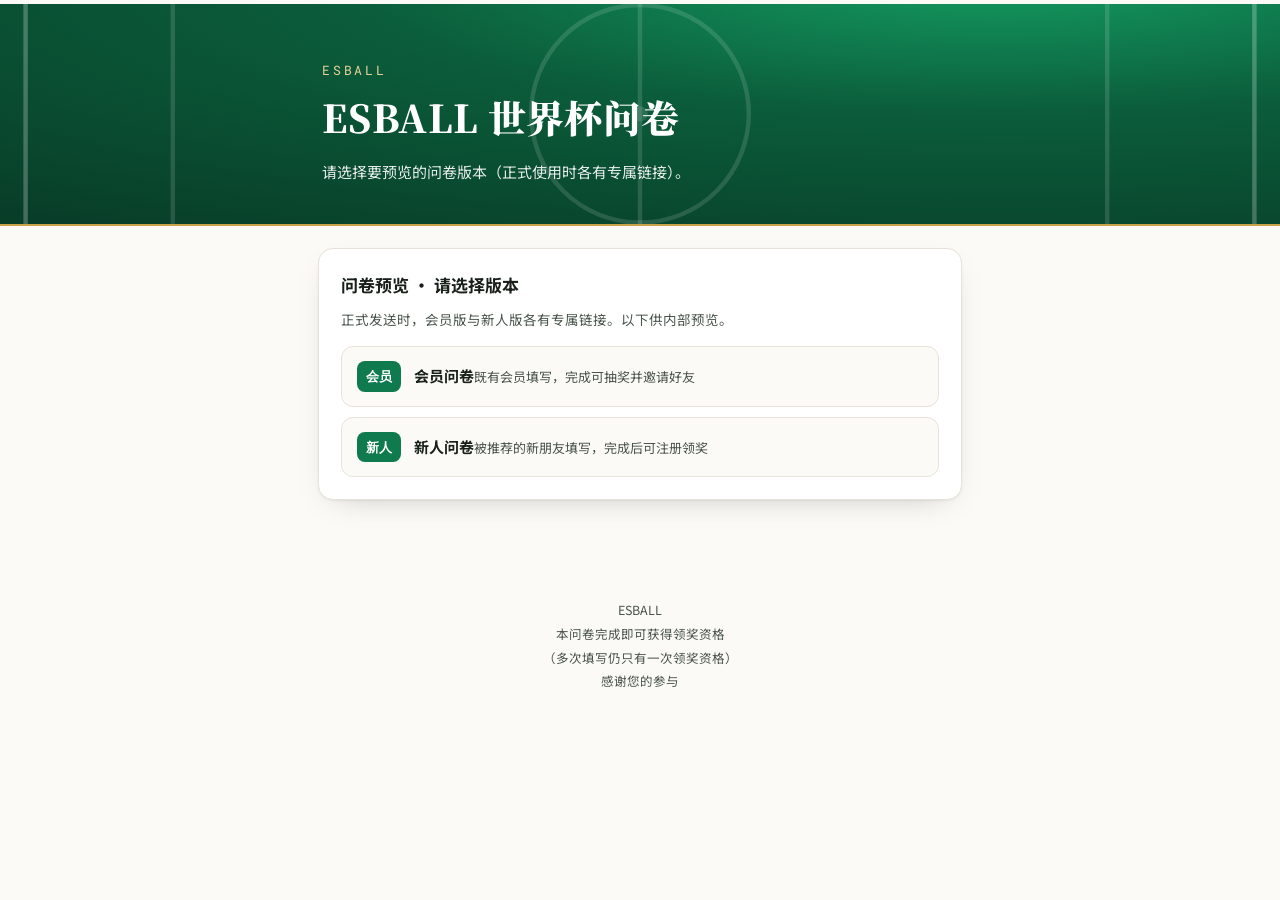
<file: index.html>
<!doctype html>
<html lang="zh-Hans">
<head>
  <meta charset="utf-8" />
  <meta name="viewport" content="width=device-width, initial-scale=1, viewport-fit=cover" />
  <title>ESBALL 世界杯问卷</title>
  <meta name="description" content="ESBALL 世界杯问卷 — 填写问卷，抽取奖金。" />
  <meta name="robots" content="noindex" />
  <link rel="icon" href="data:image/svg+xml,%3Csvg xmlns='http://www.w3.org/2000/svg' viewBox='0 0 100 100'%3E%3Ctext y='.9em' font-size='90'%3E%E2%9A%BD%3C/text%3E%3C/svg%3E" />
  <meta name="theme-color" content="#0b5d3b" />
  <link rel="preconnect" href="https://fonts.googleapis.com" />
  <link rel="preconnect" href="https://fonts.gstatic.com" crossorigin />
  <link href="https://fonts.googleapis.com/css2?family=Noto+Sans+SC:wght@400;500;700;900&family=Noto+Serif+SC:wght@600;700;900&family=Roboto+Mono:wght@500;700&display=swap" rel="stylesheet" />
  <link rel="stylesheet" href="css/style.css" />
</head>
<body>
  <div class="progress" id="progress" aria-hidden="true"><div class="progress__bar" id="progressBar"></div></div>

  <header class="hero" id="hero">
    <div class="hero__pitch" aria-hidden="true">
      <svg viewBox="0 0 400 200" preserveAspectRatio="xMidYMid slice">
        <g fill="none" stroke="currentColor" stroke-width="1.4">
          <rect x="8" y="8" width="384" height="184" rx="2" />
          <line x1="200" y1="8" x2="200" y2="192" />
          <circle cx="200" cy="100" r="34" /><circle cx="200" cy="100" r="2.4" fill="currentColor" stroke="none" />
          <rect x="8" y="58" width="46" height="84" /><rect x="346" y="58" width="46" height="84" />
        </g>
      </svg>
    </div>
    <div class="hero__inner">
      <p class="hero__eyebrow" id="eyebrow">ESBALL · 世界杯问卷</p>
      <h1 class="hero__title" id="title">ESBALL 世界杯问卷</h1>
      <p class="hero__intro" id="intro"></p>
      <div class="hero__cta" id="startWrap" hidden>
        <button type="button" class="cta cta--start" id="startBtn">立即参与 →</button>
      </div>
    </div>
  </header>

  <main class="wrap">
    <section class="picker" id="picker" hidden>
      <h2 class="picker__h">问卷预览 · 请选择版本</h2>
      <p class="picker__note">正式发送时，会员版与新人版各有专属链接。以下供内部预览。</p>
      <div class="picker__grid" id="pickerGrid"></div>
    </section>

    <div id="wizard"></div>
    <section id="landing" class="land" hidden></section>
  </main>

  <footer class="foot"><p>ESBALL<br>本问卷完成即可获得领奖资格<br>（多次填写仍只有一次领奖资格）<br>感谢您的参与</p></footer>

  <script src="js/config.js"></script>
  <script src="js/questions.js"></script>
  <script src="js/app.js"></script>
</body>
</html>
</file>
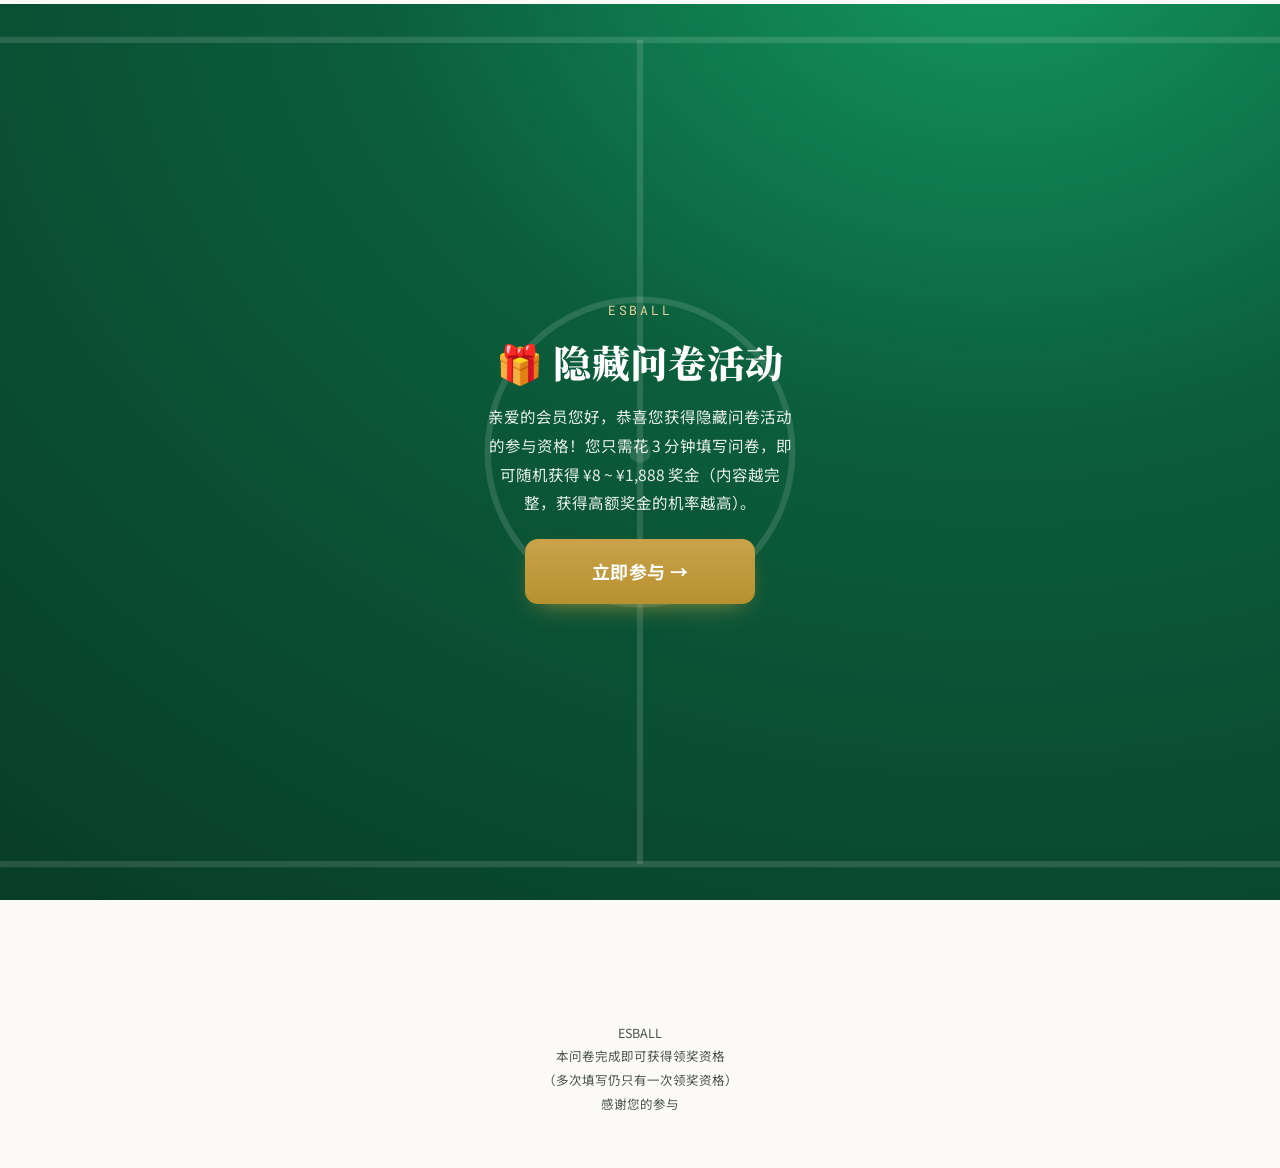
<file: member.html>
<!doctype html>
<html lang="zh-Hans">
<head>
  <meta charset="utf-8" />
  <meta name="viewport" content="width=device-width, initial-scale=1, viewport-fit=cover" />
  <title>ESBALL 会员问卷</title>
  <meta name="description" content="ESBALL 世界杯问卷 — 填写问卷，抽取奖金。" />
  <meta name="robots" content="noindex" />
  <link rel="icon" href="data:image/svg+xml,%3Csvg xmlns='http://www.w3.org/2000/svg' viewBox='0 0 100 100'%3E%3Ctext y='.9em' font-size='90'%3E%E2%9A%BD%3C/text%3E%3C/svg%3E" />
  <meta name="theme-color" content="#0b5d3b" />
  <link rel="preconnect" href="https://fonts.googleapis.com" />
  <link rel="preconnect" href="https://fonts.gstatic.com" crossorigin />
  <link href="https://fonts.googleapis.com/css2?family=Noto+Sans+SC:wght@400;500;700;900&family=Noto+Serif+SC:wght@600;700;900&family=Roboto+Mono:wght@500;700&display=swap" rel="stylesheet" />
  <link rel="stylesheet" href="css/style.css" />
</head>
<body>
  <div class="progress" id="progress" aria-hidden="true"><div class="progress__bar" id="progressBar"></div></div>

  <header class="hero" id="hero">
    <div class="hero__pitch" aria-hidden="true">
      <svg viewBox="0 0 400 200" preserveAspectRatio="xMidYMid slice">
        <g fill="none" stroke="currentColor" stroke-width="1.4">
          <rect x="8" y="8" width="384" height="184" rx="2" />
          <line x1="200" y1="8" x2="200" y2="192" />
          <circle cx="200" cy="100" r="34" /><circle cx="200" cy="100" r="2.4" fill="currentColor" stroke="none" />
          <rect x="8" y="58" width="46" height="84" /><rect x="346" y="58" width="46" height="84" />
        </g>
      </svg>
    </div>
    <div class="hero__inner">
      <p class="hero__eyebrow" id="eyebrow">ESBALL · 世界杯问卷</p>
      <h1 class="hero__title" id="title">ESBALL 世界杯问卷</h1>
      <p class="hero__intro" id="intro"></p>
      <div class="hero__cta" id="startWrap" hidden>
        <button type="button" class="cta cta--start" id="startBtn">立即参与 →</button>
      </div>
    </div>
  </header>

  <main class="wrap">
    <section class="picker" id="picker" hidden>
      <h2 class="picker__h">问卷预览 · 请选择版本</h2>
      <p class="picker__note">正式发送时，会员版与新人版各有专属链接。以下供内部预览。</p>
      <div class="picker__grid" id="pickerGrid"></div>
    </section>

    <div id="wizard"></div>
    <section id="landing" class="land" hidden></section>
  </main>

  <footer class="foot"><p>ESBALL<br>本问卷完成即可获得领奖资格<br>（多次填写仍只有一次领奖资格）<br>感谢您的参与</p></footer>

  <script>window.FORCE_ROLE="member";</script>
  <script src="js/config.js"></script>
  <script src="js/questions.js"></script>
  <script src="js/app.js"></script>
</body>
</html>
</file>
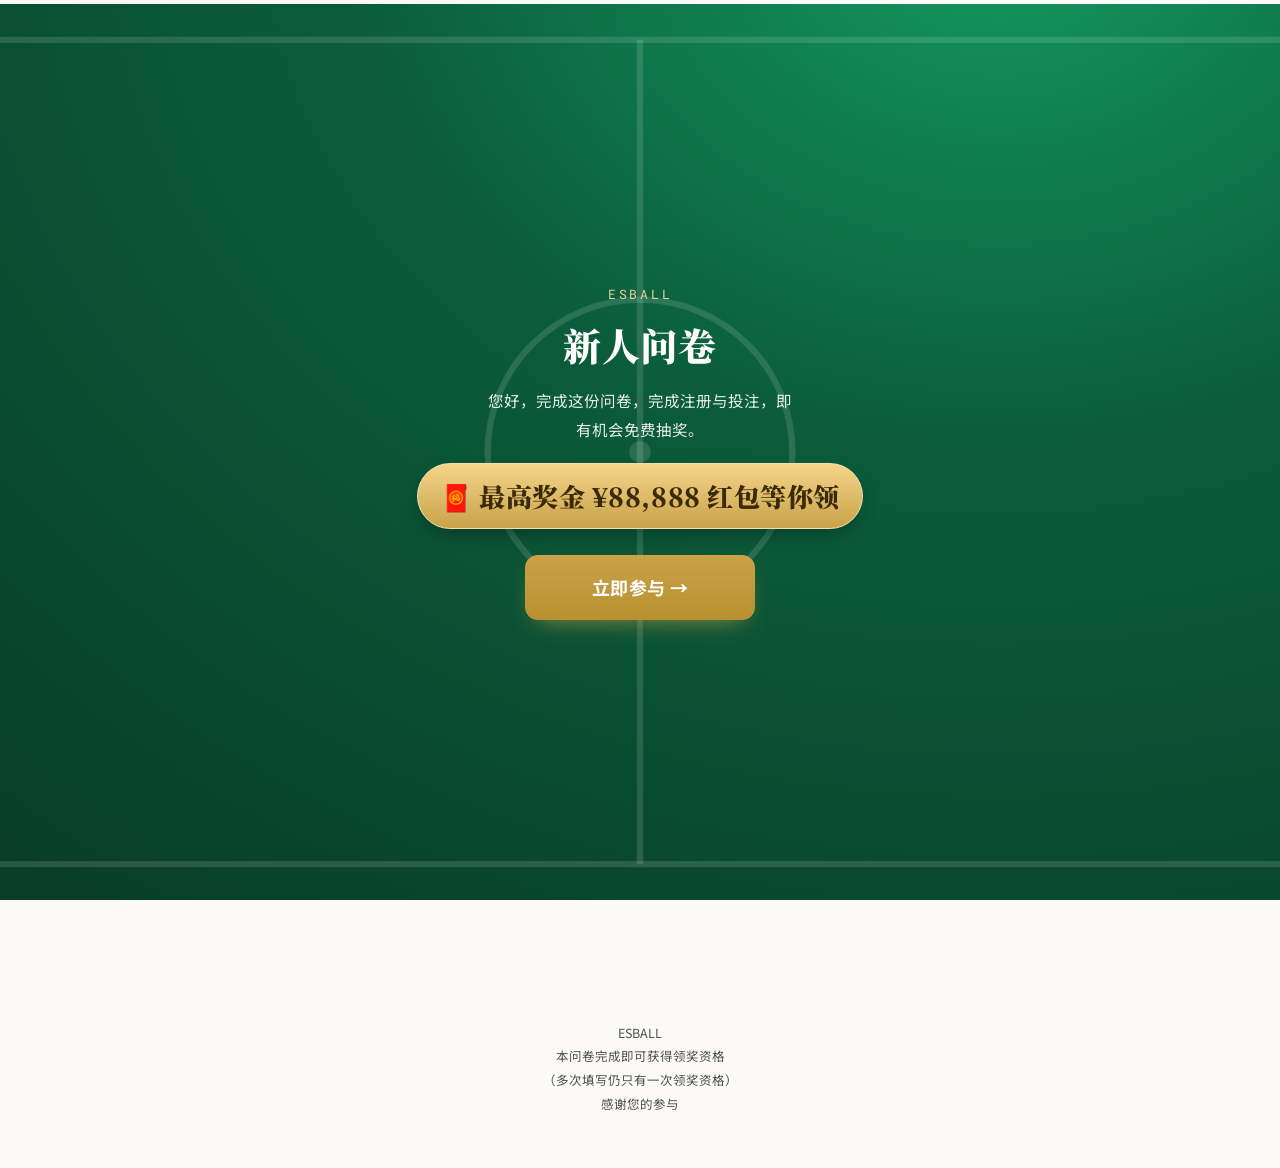
<file: newbie.html>
<!doctype html>
<html lang="zh-Hans">
<head>
  <meta charset="utf-8" />
  <meta name="viewport" content="width=device-width, initial-scale=1, viewport-fit=cover" />
  <title>ESBALL 新人问卷</title>
  <meta name="description" content="ESBALL 世界杯问卷 — 填写问卷，抽取奖金。" />
  <meta name="robots" content="noindex" />
  <link rel="icon" href="data:image/svg+xml,%3Csvg xmlns='http://www.w3.org/2000/svg' viewBox='0 0 100 100'%3E%3Ctext y='.9em' font-size='90'%3E%E2%9A%BD%3C/text%3E%3C/svg%3E" />
  <meta name="theme-color" content="#0b5d3b" />
  <link rel="preconnect" href="https://fonts.googleapis.com" />
  <link rel="preconnect" href="https://fonts.gstatic.com" crossorigin />
  <link href="https://fonts.googleapis.com/css2?family=Noto+Sans+SC:wght@400;500;700;900&family=Noto+Serif+SC:wght@600;700;900&family=Roboto+Mono:wght@500;700&display=swap" rel="stylesheet" />
  <link rel="stylesheet" href="css/style.css" />
</head>
<body>
  <div class="progress" id="progress" aria-hidden="true"><div class="progress__bar" id="progressBar"></div></div>

  <header class="hero" id="hero">
    <div class="hero__pitch" aria-hidden="true">
      <svg viewBox="0 0 400 200" preserveAspectRatio="xMidYMid slice">
        <g fill="none" stroke="currentColor" stroke-width="1.4">
          <rect x="8" y="8" width="384" height="184" rx="2" />
          <line x1="200" y1="8" x2="200" y2="192" />
          <circle cx="200" cy="100" r="34" /><circle cx="200" cy="100" r="2.4" fill="currentColor" stroke="none" />
          <rect x="8" y="58" width="46" height="84" /><rect x="346" y="58" width="46" height="84" />
        </g>
      </svg>
    </div>
    <div class="hero__inner">
      <p class="hero__eyebrow" id="eyebrow">ESBALL · 世界杯问卷</p>
      <h1 class="hero__title" id="title">ESBALL 世界杯问卷</h1>
      <p class="hero__intro" id="intro"></p>
      <div class="hero__cta" id="startWrap" hidden>
        <button type="button" class="cta cta--start" id="startBtn">立即参与 →</button>
      </div>
    </div>
  </header>

  <main class="wrap">
    <section class="picker" id="picker" hidden>
      <h2 class="picker__h">问卷预览 · 请选择版本</h2>
      <p class="picker__note">正式发送时，会员版与新人版各有专属链接。以下供内部预览。</p>
      <div class="picker__grid" id="pickerGrid"></div>
    </section>

    <div id="wizard"></div>
    <section id="landing" class="land" hidden></section>
  </main>

  <footer class="foot"><p>ESBALL<br>本问卷完成即可获得领奖资格<br>（多次填写仍只有一次领奖资格）<br>感谢您的参与</p></footer>

  <script>window.FORCE_ROLE="newbie";</script>
  <script src="js/config.js"></script>
  <script src="js/questions.js"></script>
  <script src="js/app.js"></script>
</body>
</html>
</file>
<file: css/style.css>
/* 2026 世界盃 會員問卷 — 樣式
   主題：球場夜綠 × 金 · 正式而不失溫度 */

:root{
  --pitch-900:#083d28;
  --pitch-800:#0b5d3b;
  --pitch-700:#0e7a4d;
  --pitch-600:#149a60;
  --gold:#c9a24a;
  --gold-soft:#e7d09a;
  --ink:#182019;
  --ink-soft:#4a544c;
  --paper:#fbfaf7;
  --card:#ffffff;
  --line:#e7e3d8;
  --line-strong:#d6d1c2;
  --sel-bg:#eaf5ef;
  --sel-line:#0e7a4d;
  --shadow:0 1px 2px rgba(24,32,25,.05), 0 10px 30px -18px rgba(24,32,25,.35);
  --radius:15px;
}

@media (prefers-color-scheme: dark){
  :root{
    --ink:#eef2ec;
    --ink-soft:#a6b0a4;
    --paper:#0d130f;
    --card:#151d17;
    --line:#28322a;
    --line-strong:#33402f;
    --sel-bg:#12261b;
    --sel-line:#2bbd77;
    --gold:#d8b566;
    --shadow:0 1px 2px rgba(0,0,0,.4), 0 18px 40px -22px rgba(0,0,0,.8);
  }
}
:root[data-theme="light"]{
  --ink:#182019; --ink-soft:#4a544c; --paper:#fbfaf7; --card:#fff;
  --line:#e7e3d8; --line-strong:#d6d1c2; --sel-bg:#eaf5ef; --sel-line:#0e7a4d; --gold:#c9a24a;
}
:root[data-theme="dark"]{
  --ink:#eef2ec; --ink-soft:#a6b0a4; --paper:#0d130f; --card:#151d17;
  --line:#28322a; --line-strong:#33402f; --sel-bg:#12261b; --sel-line:#2bbd77; --gold:#d8b566;
}

*{box-sizing:border-box}
html{-webkit-text-size-adjust:100%}
body{
  margin:0; background:var(--paper); color:var(--ink);
  font-family:"Noto Sans SC",system-ui,-apple-system,"PingFang SC","Microsoft YaHei",sans-serif;
  font-size:16.5px; line-height:1.7; -webkit-font-smoothing:antialiased;
}

/* 頂部進度 */
.progress{position:sticky; top:0; z-index:20; height:4px; background:transparent}
.progress__bar{height:100%; width:0; background:linear-gradient(90deg,var(--pitch-700),var(--gold)); transition:width .35s cubic-bezier(.2,.7,.2,1)}

/* Hero */
.hero{position:relative; overflow:hidden; color:#fff;
  background:radial-gradient(120% 140% at 78% -10%,var(--pitch-600) 0%,var(--pitch-800) 42%,var(--pitch-900) 100%);
  border-bottom:2px solid var(--gold);
}
.hero__pitch{position:absolute; inset:0; color:rgba(255,255,255,.13); pointer-events:none}
.hero__pitch svg{width:100%; height:100%}
.hero__inner{position:relative; max-width:680px; margin:0 auto; padding:42px 22px 30px}
.hero__eyebrow{margin:0 0 12px; font-family:"Roboto Mono",monospace; font-size:12.5px; letter-spacing:.22em; text-transform:uppercase; color:var(--gold-soft)}
.hero__title{margin:0; font-family:"Noto Serif SC",serif; font-weight:900; font-size:clamp(25px,6.4vw,38px); line-height:1.28; text-wrap:balance; letter-spacing:.01em}
.hero__intro{margin:16px 0 0; font-size:15px; line-height:1.85; color:rgba(255,255,255,.9); max-width:60ch}
.hero__meta{display:flex; flex-wrap:wrap; gap:10px; margin-top:20px}
.chip{display:inline-flex; align-items:center; gap:6px; padding:6px 13px; font-size:13px; font-weight:500;
  background:rgba(255,255,255,.12); border:1px solid rgba(255,255,255,.22); border-radius:999px; backdrop-filter:blur(4px)}

/* 版心 */
.wrap{max-width:680px; margin:0 auto; padding:26px 18px 60px}

/* 預覽選擇器 */
.picker{background:var(--card); border:1px solid var(--line); border-radius:var(--radius); padding:22px; box-shadow:var(--shadow)}
.picker__h{margin:0 0 8px; font-size:17px; font-weight:700}
.picker__note{margin:0 0 16px; font-size:13.5px; color:var(--ink-soft)}
.picker__note code{font-family:"Roboto Mono",monospace; background:var(--sel-bg); color:var(--sel-line); padding:1px 6px; border-radius:6px; font-size:12.5px}
.picker__grid{display:grid; gap:10px}
.pcard{display:flex; gap:13px; align-items:flex-start; text-align:left; width:100%; cursor:pointer;
  padding:14px 15px; background:var(--paper); border:1px solid var(--line); border-radius:12px; color:inherit; font:inherit; transition:.15s}
.pcard:hover{border-color:var(--sel-line); transform:translateY(-1px)}
.pcard__tag{flex:none; font-family:"Roboto Mono",monospace; font-weight:700; font-size:13px; color:#fff; background:var(--pitch-700); padding:4px 9px; border-radius:8px}
.pcard__t{font-weight:700; font-size:15px}
.pcard__d{font-size:13px; color:var(--ink-soft); margin-top:2px}

/* 題目卡 */
.q{background:var(--card); border:1px solid var(--line); border-radius:var(--radius); padding:20px 18px; margin:14px 0; box-shadow:var(--shadow)}
.q.is-missing{border-color:#d98b2b}
.q__head{display:flex; gap:12px; align-items:flex-start; margin-bottom:15px}
.q__num{flex:none; width:30px; height:30px; display:grid; place-items:center; border-radius:9px;
  font-family:"Roboto Mono",monospace; font-weight:700; font-size:13px; color:var(--pitch-800); background:var(--gold-soft)}
@media (prefers-color-scheme: dark){ .q__num{color:#0d130f} }
:root[data-theme="dark"] .q__num{color:#0d130f}
.q__text{margin:2px 0 0; font-size:16.5px; font-weight:500; line-height:1.6}
.q__req{color:#d98b2b; font-weight:700; margin-left:2px}

/* 選項 */
.opts{display:flex; flex-direction:column; gap:9px}
.opt{position:relative; display:flex; align-items:center; gap:12px; padding:13px 15px; cursor:pointer;
  border:1.5px solid var(--line-strong); border-radius:11px; transition:.14s; background:transparent}
.opt:hover{border-color:var(--sel-line)}
.opt input{position:absolute; opacity:0; pointer-events:none}
.opt__box{flex:none; width:21px; height:21px; border:2px solid var(--line-strong); border-radius:50%; display:grid; place-items:center; transition:.14s}
.opt--multi .opt__box{border-radius:6px}
.opt__box::after{content:""; width:9px; height:9px; border-radius:50%; background:var(--sel-line); transform:scale(0); transition:transform .16s}
.opt--multi .opt__box::after{border-radius:2px}
.opt__label{font-size:15.5px; line-height:1.5}
.opt.is-on{background:var(--sel-bg); border-color:var(--sel-line)}
.opt.is-on .opt__box{border-color:var(--sel-line)}
.opt.is-on .opt__box::after{transform:scale(1)}

/* 排序題 */
.rank__hint{font-size:13px; color:var(--ink-soft); margin:0 0 11px}
.ranks{display:flex; flex-direction:column; gap:9px}
.rank{display:flex; align-items:center; gap:12px; padding:13px 15px; border:1.5px solid var(--line-strong); border-radius:11px; cursor:pointer; transition:.14s; user-select:none}
.rank:hover{border-color:var(--sel-line)}
.rank.is-on{background:var(--sel-bg); border-color:var(--sel-line)}
.rank__badge{flex:none; width:27px; height:27px; border-radius:8px; display:grid; place-items:center; font-family:"Roboto Mono",monospace; font-weight:700; font-size:14px;
  border:1.5px dashed var(--line-strong); color:var(--ink-soft); background:transparent; transition:.14s}
.rank.is-on .rank__badge{border-style:solid; border-color:var(--pitch-700); background:var(--pitch-700); color:#fff}
.rank__label{font-size:15.5px}
.rank__reset{margin-top:10px; background:none; border:none; color:var(--sel-line); font:inherit; font-size:13.5px; cursor:pointer; padding:4px 2px; text-decoration:underline}

/* 忠誠意圖 Juster 0–10 */
.juster__ends{display:flex; justify-content:space-between; font-size:12.5px; color:var(--ink-soft); margin-bottom:9px}
.juster__scale{display:grid; grid-template-columns:repeat(11,minmax(0,1fr)); gap:5px}
.jbtn{appearance:none; cursor:pointer; min-width:0; height:40px; border:1.5px solid var(--line-strong); border-radius:9px;
  background:transparent; color:var(--ink); font:inherit; font-family:"Roboto Mono",monospace; font-weight:700; font-size:13.5px; transition:.12s}
.jbtn:hover{border-color:var(--sel-line)}
.jbtn.is-on{background:var(--pitch-700); border-color:var(--pitch-700); color:#fff}
@media (max-width:420px){ .jbtn{height:34px; font-size:12px; border-radius:7px} .juster__scale{gap:4px} }

/* 取捨量化 Conjoint */
.cj__hint,.rank__hint{font-size:13px; color:var(--ink-soft); margin:0 0 12px}
.cj__task{margin:0 0 16px; padding:0 0 14px; border-bottom:1px dashed var(--line)}
.cj__task:last-child{border-bottom:none; padding-bottom:0; margin-bottom:0}
.cj__tlabel{margin:0 0 9px; font-family:"Roboto Mono",monospace; font-weight:700; font-size:12.5px; letter-spacing:.08em; color:var(--pitch-700)}
.cj__pair{display:grid; gap:10px}
.cj__card{display:block; width:100%; text-align:left; cursor:pointer; font:inherit; color:inherit;
  border:1.5px solid var(--line-strong); border-radius:12px; padding:13px 14px 12px; background:transparent; transition:.14s; position:relative}
.cj__card:hover{border-color:var(--sel-line)}
.cj__card.is-on{background:var(--sel-bg); border-color:var(--sel-line)}
.cj__badge{display:inline-block; font-family:"Roboto Mono",monospace; font-weight:700; font-size:12px; color:#fff; background:var(--pitch-700); padding:2px 9px; border-radius:7px; margin-bottom:9px}
.cj__attr{display:flex; justify-content:space-between; gap:10px; padding:5px 0; border-top:1px solid var(--line); font-size:14px; line-height:1.45}
.cj__attr:nth-child(2){border-top:none}
.cj__k{color:var(--ink-soft); flex:none}
.cj__v{text-align:right; font-weight:500}
.cj__pick{display:block; margin-top:10px; text-align:center; font-size:13.5px; font-weight:700; color:var(--sel-line);
  border:1.5px dashed var(--sel-line); border-radius:9px; padding:7px}
.cj__card.is-on .cj__pick{background:var(--pitch-700); border-style:solid; border-color:var(--pitch-700); color:#fff}

/* 門檻敏感度 Van Westendorp */
.vw__row{margin:0 0 15px}
.vw__row:last-child{margin-bottom:0}
.vw__label{margin:0 0 8px; font-size:14.5px; font-weight:500; line-height:1.5}
.vw__bands{display:flex; flex-wrap:wrap; gap:7px}
.vw__band{appearance:none; cursor:pointer; font:inherit; font-size:13.5px; color:var(--ink);
  border:1.5px solid var(--line-strong); border-radius:999px; padding:7px 13px; background:transparent; transition:.12s}
.vw__band:hover{border-color:var(--sel-line)}
.vw__band.is-on{background:var(--pitch-700); border-color:var(--pitch-700); color:#fff}

/* 好友版 邀請人橫幅 */
.refbanner{margin:0 0 14px; padding:12px 15px; border-radius:12px; font-size:14px; font-weight:500; line-height:1.55;
  color:var(--pitch-800); background:linear-gradient(180deg,var(--gold-soft),#f4e8c8); border:1px solid var(--gold)}
@media (prefers-color-scheme: dark){ .refbanner{color:#0d130f} }
:root[data-theme="dark"] .refbanner{color:#0d130f}

/* 推薦碼 + 分享 */
.ref__note{margin:0 0 13px; font-size:13.5px; color:var(--ink-soft); line-height:1.7}
.ref__row{display:flex; gap:9px; flex-wrap:wrap}
.ref__input{flex:1 1 150px; min-width:0; padding:12px 14px; font:inherit; font-size:15.5px; color:var(--ink);
  background:var(--paper); border:1.5px solid var(--line-strong); border-radius:11px}
.ref__input:focus{outline:none; border-color:var(--sel-line)}
.ref__btn{flex:none; cursor:pointer; border:none; font:inherit; font-weight:700; font-size:14.5px; color:#fff;
  padding:12px 18px; border-radius:11px; background:linear-gradient(180deg,var(--gold),#b8912f)}
.ref__out{margin-top:12px}
.ref__link,.sharebox__link{word-break:break-all; font-family:"Roboto Mono",monospace; font-size:12.5px; line-height:1.6;
  padding:11px 13px; background:var(--sel-bg); border:1px dashed var(--sel-line); border-radius:10px; color:var(--sel-line)}
.ref__copy{margin-top:9px; cursor:pointer; border:none; font:inherit; font-weight:700; font-size:14px; color:#fff;
  padding:10px 16px; border-radius:10px; background:var(--pitch-700)}

/* 完成畫面：CTA / 分享 */
.done__action{margin-top:22px}
.cta{display:inline-block; cursor:pointer; border:none; font:inherit; font-weight:700; font-size:16.5px; color:#fff; letter-spacing:.02em;
  padding:15px 26px; border-radius:13px; text-decoration:none;
  background:linear-gradient(180deg,var(--gold),#b8912f); box-shadow:0 10px 26px -12px rgba(201,162,74,.8)}
.cta:hover{filter:brightness(1.05)}
.done__tip{margin:14px auto 0; max-width:40ch; font-size:13px; color:var(--ink-soft)}
.sharebox{max-width:440px; margin:0 auto; text-align:left; background:var(--paper); border:1px solid var(--line); border-radius:13px; padding:16px}
.sharebox__h{margin:0 0 9px; font-size:14px; font-weight:700; text-align:center}
.sharebox .cta{display:block; width:100%; text-align:center; margin-top:12px; font-size:15.5px}

/* 開放題 */
.q textarea{width:100%; min-height:92px; resize:vertical; padding:12px 14px; font:inherit; font-size:15.5px; line-height:1.6;
  color:var(--ink); background:var(--paper); border:1.5px solid var(--line-strong); border-radius:11px}
.q textarea:focus{outline:none; border-color:var(--sel-line)}

/* 送出 */
.submitRow{margin:26px 0 6px; text-align:center}
.btn{appearance:none; border:none; cursor:pointer; width:100%; max-width:340px; padding:16px 20px; border-radius:13px;
  font:inherit; font-size:17px; font-weight:700; color:#fff; letter-spacing:.04em;
  background:linear-gradient(180deg,var(--pitch-700),var(--pitch-800)); box-shadow:0 8px 22px -10px rgba(14,122,77,.7); transition:.18s}
.btn:hover{background:linear-gradient(180deg,var(--pitch-600),var(--pitch-700)); box-shadow:0 10px 26px -10px rgba(201,162,74,.6)}
.btn:disabled{opacity:.6; cursor:progress}
.submitRow__hint{margin:12px 0 0; font-size:13.5px; min-height:1.2em}
.submitRow__hint.is-err{color:#d0451b}

/* 焦點無障礙 */
.opt:focus-within,.rank:focus-visible,.pcard:focus-visible,.btn:focus-visible{outline:3px solid var(--gold); outline-offset:2px}

/* 完成畫面 */
.done{text-align:center; padding:44px 20px; background:var(--card); border:1px solid var(--line); border-radius:var(--radius); box-shadow:var(--shadow)}
.done__mark{width:74px; height:74px; margin:0 auto 18px}
.done__mark svg{width:100%; height:100%}
.done__mark circle{stroke:var(--sel-line); stroke-width:3; stroke-dasharray:151; stroke-dashoffset:151; animation:draw .5s ease .05s forwards}
.done__mark path{stroke:var(--sel-line); stroke-width:4; stroke-linecap:round; stroke-linejoin:round; stroke-dasharray:40; stroke-dashoffset:40; animation:draw .4s ease .45s forwards}
@keyframes draw{to{stroke-dashoffset:0}}
.done__h{margin:0 0 10px; font-family:"Noto Serif SC",serif; font-weight:700; font-size:23px}
.done__p{margin:0 auto; max-width:46ch; font-size:15px; color:var(--ink-soft); line-height:1.85}

.foot{text-align:center; padding:26px 18px 40px; color:var(--ink-soft); font-size:12.5px}

@media (prefers-reduced-motion: reduce){
  *{animation-duration:.001ms !important; transition-duration:.001ms !important}
}
@media (min-width:560px){
  .hero__inner{padding-top:56px; padding-bottom:38px}
  .q{padding:24px 24px}
}

/* ====== ESBALL 问卷：向导 / 落地页 ====== */
.q__note{margin:-6px 0 14px 42px; font-size:13.5px; color:var(--ink-soft); line-height:1.6}
.opt-text{width:100%; margin-top:8px; padding:11px 13px; font:inherit; font-size:15px; color:var(--ink);
  background:var(--paper); border:1.5px solid var(--sel-line); border-radius:10px}
.opt-text:focus{outline:none; border-color:var(--sel-line)}

.nav{display:flex; align-items:center; gap:12px; margin:22px 0 8px}
.nav__next{flex:1 1 auto; max-width:none; width:auto}
.nav__back{flex:none; cursor:pointer; background:none; border:1.5px solid var(--line-strong); color:var(--ink-soft);
  font:inherit; font-size:15px; padding:14px 20px; border-radius:12px}
.nav__back:hover{border-color:var(--sel-line); color:var(--ink)}
.nav__back:disabled{opacity:.4; cursor:not-allowed}
.nav__warn{margin:6px 0 -6px; font-size:13.5px; color:#d0451b; text-align:center}

/* 落地页 */
.land{background:var(--card); border:1px solid var(--line); border-radius:var(--radius); padding:26px 20px; box-shadow:var(--shadow); text-align:center}
.land__h{margin:0 0 12px; font-family:"Noto Serif SC",serif; font-weight:700; font-size:23px; line-height:1.35; text-wrap:balance}
.land__lead{margin:0 auto 18px; max-width:52ch; font-size:15px; color:var(--ink-soft); line-height:1.8}
.land__p{margin:6px 0; font-size:15px; color:var(--ink-soft); line-height:1.8}
.land__block{margin:0 auto 16px; max-width:52ch; font-size:14.5px; line-height:1.85; color:var(--ink);
  background:var(--sel-bg); border:1px solid var(--sel-line); border-radius:12px; padding:14px 16px; text-align:left}
.land__card{text-align:left; background:var(--paper); border:1px solid var(--line); border-radius:13px; padding:15px 17px; margin:12px auto 0; max-width:520px}
.land__cardh{margin:0 0 9px; font-size:15px; font-weight:700; color:var(--pitch-800)}
@media (prefers-color-scheme: dark){ .land__cardh{color:var(--gold)} }
:root[data-theme="dark"] .land__cardh{color:var(--gold)}
.land__ul{margin:0; padding-left:20px}
.land__ul li{font-size:14px; line-height:1.7; color:var(--ink); margin:4px 0}
.land__note{margin:14px auto 0; max-width:48ch; font-size:12.5px; color:var(--ink-soft)}
.land__cta{margin-top:22px}
.land .sharebox{margin:18px auto 6px}
.land .cta{display:inline-block}

/* 封面按钮 & 收合 */
.hero__cta{margin-top:22px}
.cta--start{font-size:17px; padding:16px 34px}
.hero.is-collapsed{display:none}
.wrap{padding-top:22px}

/* 封面：全屏置中 */
.hero.is-cover{border-bottom:none}
.hero.is-cover .hero__inner{min-height:calc(100svh - 4px); display:flex; flex-direction:column; justify-content:center; align-items:center; text-align:center; padding-top:48px; padding-bottom:48px}
.hero.is-cover .hero__eyebrow{margin-bottom:16px}
.hero.is-cover .hero__intro{margin-left:auto; margin-right:auto; max-width:34ch; font-size:15.5px}
.hero.is-cover .hero__cta{display:flex; justify-content:center; width:100%}
.hero.is-cover .cta--start{min-width:230px; padding:17px 40px; font-size:18px}
/* 奖金强化徽章 */
.hero__bonus{margin:20px auto 4px; display:inline-block; font-family:"Noto Serif SC",serif; font-weight:900;
  font-size:clamp(20px,5.6vw,26px); letter-spacing:.02em; color:#3a2a06;
  background:linear-gradient(180deg,#f4d58a,var(--gold)); border:1px solid #f0e2b0;
  padding:10px 22px; border-radius:999px; box-shadow:0 8px 22px -8px rgba(0,0,0,.45)}

/* 落地页：全屏置中 + 精致 */
.land--center{min-height:calc(100svh - 96px); display:flex; flex-direction:column; justify-content:center; align-items:center}
.land__icon{font-size:52px; line-height:1; margin-bottom:6px; animation:pop .5s cubic-bezier(.2,.8,.2,1) both}
@keyframes pop{from{transform:scale(.4); opacity:0}to{transform:scale(1); opacity:1}}
.land__gateq{margin:14px auto 4px; max-width:44ch; font-size:14.5px; line-height:1.75; color:var(--ink);
  background:var(--sel-bg); border:1px solid var(--sel-line); border-radius:12px; padding:13px 16px}
.land__gatebtns{display:flex; flex-direction:column; gap:11px; width:100%; max-width:340px; margin:22px auto 0}
.land__gatebtns .cta{display:block; width:100%; text-align:center}
.gate__no{display:block; width:100%; cursor:pointer; font:inherit; font-size:15px; font-weight:500;
  color:var(--ink-soft); background:transparent; border:1.5px solid var(--line-strong); border-radius:13px; padding:13px 20px}
.gate__no:hover{border-color:var(--sel-line); color:var(--ink)}
.foot{line-height:1.9}

/* 落地页标题/导语支持手动断行 */
.land__h,.land__lead{white-space:pre-line}

/* 推荐页：了解如何获得推荐码（可展开） */
.howto__toggle{display:block; width:100%; margin-top:14px; cursor:pointer; font:inherit; font-size:14px; font-weight:700;
  color:var(--pitch-800); background:var(--gold-soft); border:1px solid var(--gold); border-radius:11px; padding:11px}
@media (prefers-color-scheme: dark){ .howto__toggle{color:#0d130f} }
:root[data-theme="dark"] .howto__toggle{color:#0d130f}
.howto__toggle:hover{filter:brightness(1.03)}
.howto__panel{margin-top:10px}
.howto__img{aspect-ratio:16/10; width:100%; display:flex; align-items:center; justify-content:center;
  background:#0c0c0c; color:#8a8a8a; font-size:14px; letter-spacing:.1em; border:1px solid #2a2a2a; border-radius:11px}

/* 推荐页 质感强化 */
.land .sharebox{background:linear-gradient(180deg,#fffdf6,var(--paper)); border:1.5px solid var(--gold);
  box-shadow:0 12px 30px -16px rgba(201,162,74,.6); padding:18px 17px}
@media (prefers-color-scheme: dark){ .land .sharebox{background:linear-gradient(180deg,#1b2419,var(--card))} }
:root[data-theme="dark"] .land .sharebox{background:linear-gradient(180deg,#1b2419,var(--card))}
.sharebox__h{font-size:15px}
.land__card{position:relative; border-radius:14px; padding:16px 18px 16px 20px; box-shadow:var(--shadow); overflow:hidden}
.land__card::before{content:""; position:absolute; left:0; top:0; bottom:0; width:4px; background:linear-gradient(180deg,var(--gold),var(--pitch-600))}
.land__cardh{font-size:15.5px; margin-bottom:11px}
.land__ul li{margin:7px 0; line-height:1.75}
.land:not(.land--center) .land__h{font-size:25px; line-height:1.4}

/* 推荐码教学图（展开） */
.howto__step{display:block; width:100%; height:auto; border-radius:11px; border:1px solid var(--line); margin-top:10px}
.howto__step:first-child{margin-top:0}
</file>
